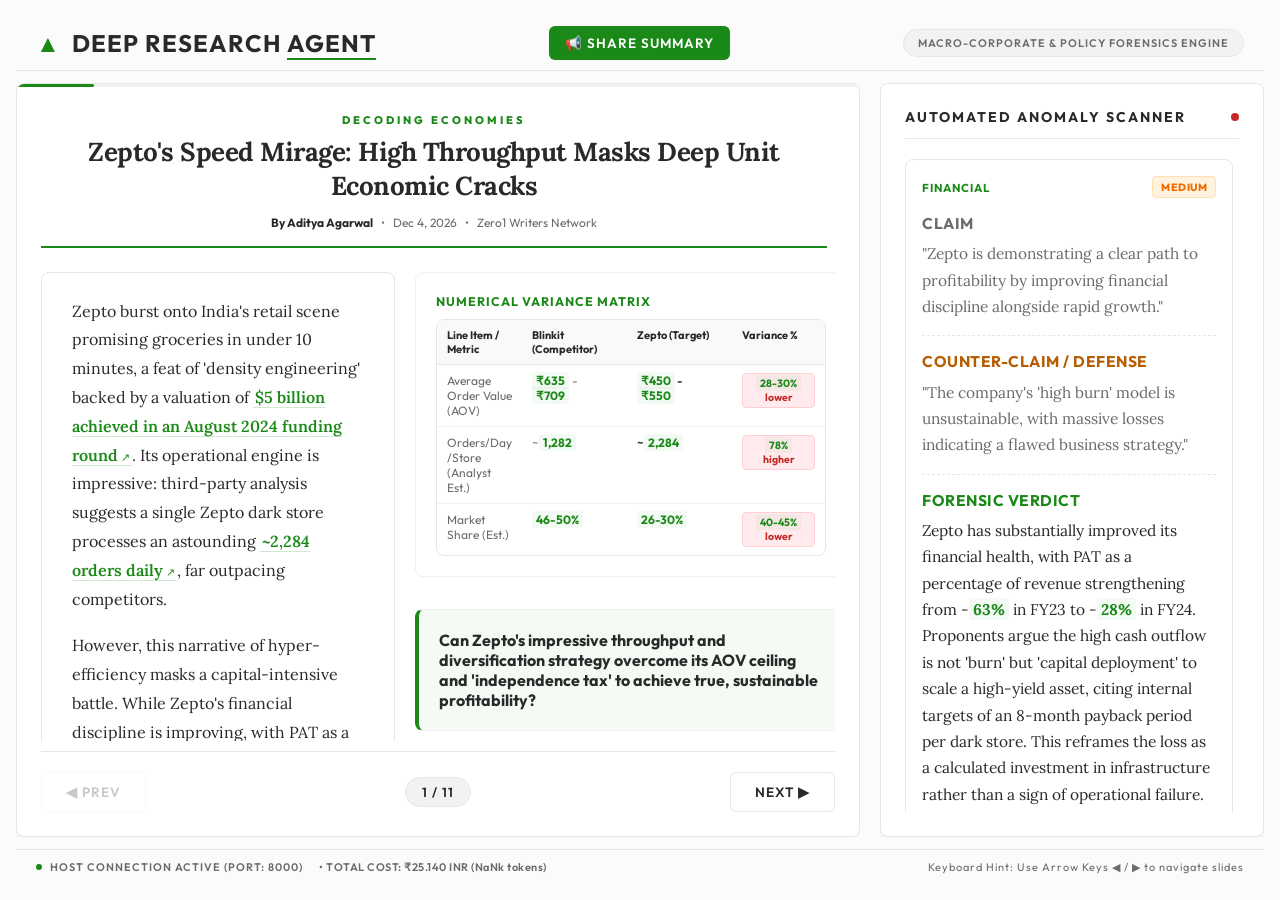
<file: dashboard/index.html>
<!DOCTYPE html>
<html lang="en">
<head>
    <meta charset="UTF-8">
    <meta name="viewport" content="width=device-width, initial-scale=1.0">
    <meta name="description" content="Deep Research Agent is a state-of-the-art Macro-Corporate and Policy Forensics engine featuring an interactive multi-agent research dashboard, deconstructing filings and policy structures.">
    <title>Deep Research Agent - Macro-Corporate & Policy Forensics Dashboard</title>
    <!-- Importing Premium Outfit Font from Google Fonts -->
    <link rel="preconnect" href="https://fonts.googleapis.com">
    <link rel="preconnect" href="https://fonts.gstatic.com" crossorigin>
    <link href="https://fonts.googleapis.com/css2?family=Outfit:wght@300;400;500;600;700;800&family=Lora:ital,wght@0,400;0,500;0,600;0,700;1,400;1,500&display=swap" rel="stylesheet">
    <script>
        // Programmatic Cache Buster for local stylesheets loaded via file:// protocol
        (function() {
            var link = document.createElement('link');
            link.rel = 'stylesheet';
            link.href = 'style_v2.css?v=' + Date.now();
            document.head.appendChild(link);
        })();
    </script>
</head>
<body>

    <!-- Glowing Background Gradients for Premium Cyber Atmosphere -->
    <div class="glowing-bg-circle glowing-blue"></div>
    <div class="glowing-bg-circle glowing-purple"></div>

    <div class="dashboard-wrapper">
        <!-- Dashboard Header -->
        <header class="main-header">
            <div class="logo-area">
                <span class="logo-icon">▲</span>
                <h1>DEEP RESEARCH <span class="accent-text">AGENT</span></h1>
            </div>
            <div class="header-actions">
                <button class="nav-btn btn-share" id="btnShareDeck">📢 SHARE SUMMARY</button>
            </div>
            <div class="header-tag">MACRO-CORPORATE & POLICY FORENSICS ENGINE</div>
        </header>

        <!-- Main Workspace Grid -->
        <main class="dashboard-container">
            
            <!-- Left Panel: Slide Deck Presentation Screen -->
            <section class="screen-deck-panel">
                <div class="screen-card glass-panel">
                    
                    <!-- Progress Bar Indicator -->
                    <div class="progress-bar-container">
                        <div class="progress-bar-glow" id="progressBar"></div>
                    </div>
                    
                    <!-- Dynamic Slide Window -->
                    <div class="slide-window" id="slideWindow">
                        <!-- Content injected dynamically via app.js -->
                        <div class="slide-loading-state">
                            <div class="loading-spinner"></div>
                            <p>Ingesting Structured Forensic Database...</p>
                        </div>
                    </div>
                    
                    <!-- Slide Navigation Deck -->
                    <div class="deck-nav-controls">
                        <button class="nav-btn btn-prev" id="btnPrev" disabled>◀ PREV</button>
                        <div class="slide-counter-badge">
                            <span id="currentSlideNum">1</span> / <span id="totalSlidesNum">8</span>
                        </div>
                        <button class="nav-btn btn-next" id="btnNext">NEXT ▶</button>
                    </div>
                </div>
            </section>
            
            <!-- Right Panel: Narrative vs. Reality Anomaly Comparator Sidebar -->
            <aside class="anomaly-sidebar-panel">
                <div class="sidebar-card glass-panel">
                    <div class="sidebar-header">
                        <h2>AUTOMATED ANOMALY SCANNER</h2>
                        <span class="pulse-icon"></span>
                    </div>
                    <div class="anomaly-cards-list" id="anomalyList">
                        <!-- Injected dynamically via app.js -->
                        <div class="sidebar-loading-placeholder">Waiting for database parsing...</div>
                    </div>
                </div>
            </aside>

        </main>
        
        <!-- Dashboard Footer -->
        <footer class="main-footer">
            <div class="footer-status">
                <span class="status-indicator-green"></span> HOST CONNECTION ACTIVE (PORT: 8000) <span id="footerHud" class="footer-hud-stats"></span>
            </div>
            <div class="footer-tip">Keyboard Hint: Use Arrow Keys ◀ / ▶ to navigate slides</div>
        </footer>
    </div>

    <!-- Share Deck Modal Pop-up -->
    <div id="shareModal" class="share-modal-overlay">
        <div class="share-modal-card glass-panel">
            <div class="share-modal-header">
                <h2>📢 GENERATE CHANNEL SUMMARY POST</h2>
                <button class="share-modal-close-icon" id="btnShareModalCloseIcon">&times;</button>
            </div>
            <div class="share-modal-body">
                <p class="share-modal-desc">Customize and compile a high-impact summary of this investigation formatted for LinkedIn, WhatsApp, or Telegram.</p>
                
                <div class="share-modal-body-split">
                    <!-- Left Panel: Interactive Toggles -->
                    <div class="share-modal-controls">
                        <div class="control-section">
                            <h3>1. Select Post Headline</h3>
                            <div id="headlineRadios" class="control-group-radios">
                                <!-- Populated dynamically by app.js -->
                            </div>
                        </div>
                        
                        <div class="control-section">
                            <h3>2. Toggle Content Sections</h3>
                            <div class="control-group-checkboxes">
                                <label><input type="checkbox" id="chkVerdict" checked> Editorial Verdict</label>
                                <label><input type="checkbox" id="chkMetrics" checked> Key Metrics &amp; Variances</label>
                                <label><input type="checkbox" id="chkAnomalies" checked> Forensic Anomalies</label>
                                <label><input type="checkbox" id="chkBenchmarks" checked> Strategic Benchmarks</label>
                                <label><input type="checkbox" id="chkSocio" checked> India Growth Outlook</label>
                            </div>
                        </div>
                        
                        <div class="control-section">
                            <h3>3. Citation Links</h3>
                            <label class="toggle-citations-label">
                                <input type="checkbox" id="chkCitations" checked> Include Source Hyperlinks
                            </label>
                        </div>
                    </div>
                    
                    <!-- Right Panel: Live Compiled Textarea -->
                    <div class="share-modal-preview">
                        <h3>Compiled Post Preview</h3>
                        <textarea id="sharePostContent" readonly></textarea>
                    </div>
                </div>
            </div>
            <div class="share-modal-footer">
                <button class="nav-btn btn-copy" id="btnCopyPost">📋 COPY POST</button>
                <button class="nav-btn btn-close" id="btnShareModalClose">CLOSE</button>
            </div>
        </div>
    </div>

    <script>
        // Sequential Cache-Busted Script Loader for file:// protocol stability
        (function() {
            var t = Date.now();
            var sData = document.createElement('script');
            sData.src = 'forensic_data.js?v=' + t;
            sData.onload = function() {
                var sApp = document.createElement('script');
                sApp.src = 'app.js?v=' + t;
                document.body.appendChild(sApp);
            };
            document.body.appendChild(sData);
        })();
    </script>
</body>
</html>
</file>
